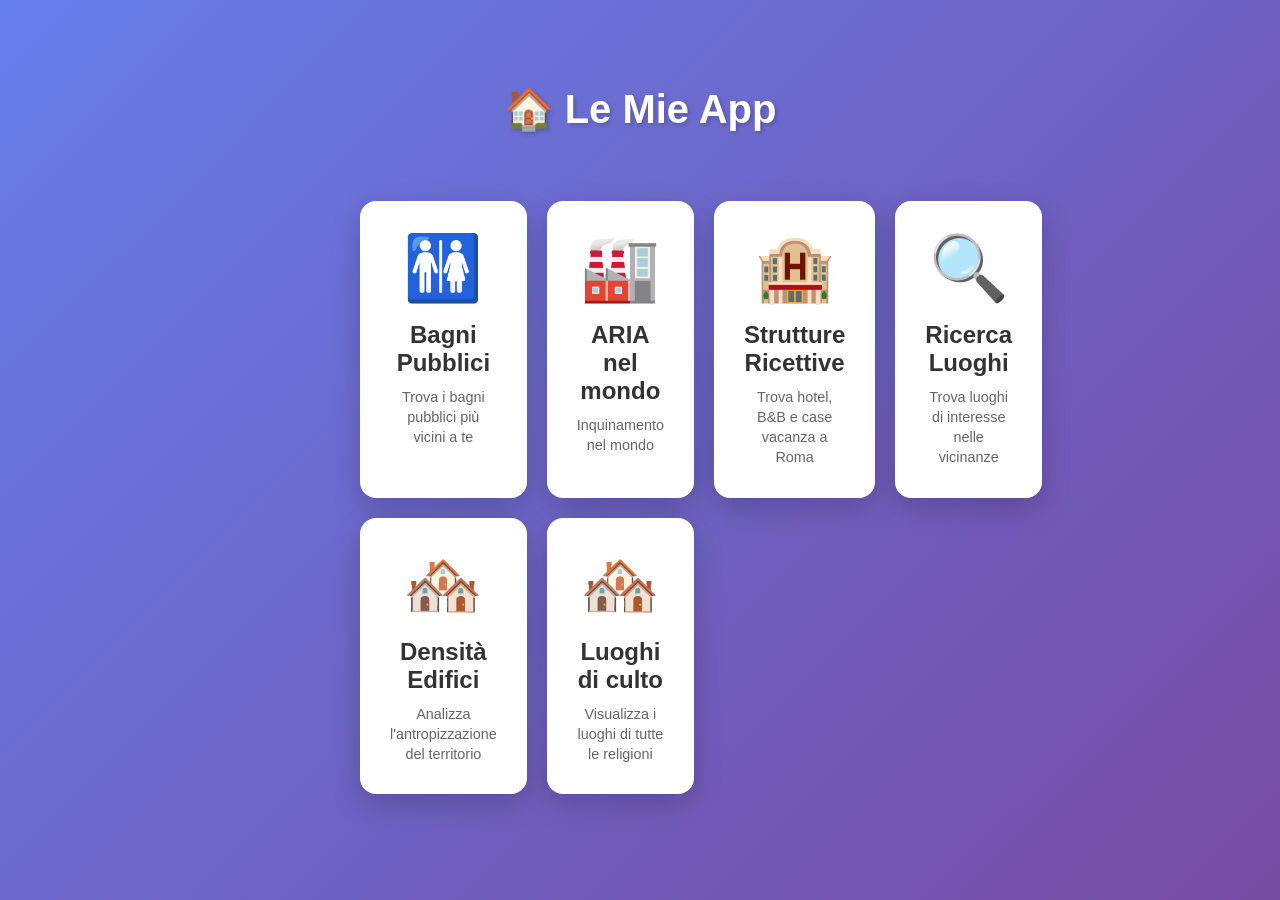
<file: index.html>
<!DOCTYPE html>
<html lang="it">
<head>
  <meta charset="utf-8" />
  <meta name="viewport" content="width=device-width, initial-scale=1.0">
  <title>Le Mie App</title>
  <meta http-equiv="Cache-Control" content="no-cache, no-store, must-revalidate">
  <meta http-equiv="Pragma" content="no-cache">
  <meta http-equiv="Expires" content="0">
  <style>
    * {
      margin: 0;
      padding: 0;
      box-sizing: border-box;
    }

    body {
      font-family: -apple-system, BlinkMacSystemFont, 'Segoe UI', Roboto, Oxygen, Ubuntu, Cantarell, sans-serif;
      background: linear-gradient(135deg, #667eea 0%, #764ba2 100%);
      min-height: 100vh;
      display: flex;
      align-items: center;
      justify-content: center;
      padding: 20px;
    }

    .container {
      max-width: 600px;
      width: 100%;
    }

    h1 {
      text-align: center;
      color: white;
      font-size: 2.5rem;
      margin-bottom: 3rem;
      text-shadow: 2px 2px 4px rgba(0,0,0,0.2);
    }

   .app-grid {
    display: grid;
    grid-template-columns: repeat(4, 1fr);
    gap: 20px;
    max-width: 1400px;
    margin: 0 auto;
    padding: 20px;
  }




    .app-card {
      background: white;
      border-radius: 16px;
      padding: 30px;
      text-align: center;
      box-shadow: 0 10px 30px rgba(0,0,0,0.2);
      transition: transform 0.3s ease, box-shadow 0.3s ease;
      cursor: pointer;
      text-decoration: none;
      color: inherit;
      display: block;
    }

    .app-card:hover {
      transform: translateY(-5px);
      box-shadow: 0 15px 40px rgba(0,0,0,0.3);
    }

    .app-icon {
      font-size: 4rem;
      margin-bottom: 15px;
    }

    .app-title {
      font-size: 1.5rem;
      font-weight: 600;
      color: #333;
      margin-bottom: 10px;
    }

    .app-description {
      font-size: 0.9rem;
      color: #666;
      line-height: 1.4;
    }

    .coming-soon {
      opacity: 0.6;
      cursor: not-allowed;
    }

    .coming-soon:hover {
      transform: none;
      box-shadow: 0 10px 30px rgba(0,0,0,0.2);
    }

    .badge {
      display: inline-block;
      background: #f0f0f0;
      color: #666;
      font-size: 0.75rem;
      padding: 4px 10px;
      border-radius: 12px;
      margin-top: 10px;
    }
  </style>
</head>
<body>
  <div class="container">
    <h1>🏠 Le Mie App</h1>
    
    <div class="app-grid">
      <a href="bagni-pubblici.html" class="app-card">
        <div class="app-icon">🚻</div>
        <div class="app-title">Bagni Pubblici</div>
        <div class="app-description">Trova i bagni pubblici più vicini a te</div>
      </a>

      
      
      <a href="aria.html" class="app-card">
        <div class="app-icon">🏭</div>
        <div class="app-title">ARIA nel mondo</div>
        <div class="app-description">Inquinamento nel mondo</div>
      </a>
     
    <a href="strutture_ricettive.html" class="app-card">
        <div class="app-icon">🏨</div>
        <div class="app-title">Strutture Ricettive</div>
        <div class="app-description">Trova hotel, B&B e case vacanza a Roma</div>
      </a>
      
    
      <a href="ricerca-luoghi.html" class="app-card">
        <div class="app-icon">🔍</div>
        <div class="app-title">Ricerca Luoghi</div>
        <div class="app-description">Trova luoghi di interesse nelle vicinanze</div>
      </a>
      
      <a href="densita-edifici.html" class="app-card">
        <div class="app-icon">🏘️</div>
        <div class="app-title">Densità Edifici</div>
        <div class="app-description">Analizza l'antropizzazione del territorio</div>
      </a>



        <a href="luoghi-culto.html" class="app-card">
        <div class="app-icon">🏘️</div>
        <div class="app-title">Luoghi di culto</div>
        <div class="app-description">Visualizza i luoghi di tutte le religioni</div>
      </a>
    </div>
  </div>
</body>
</html>
</file>
